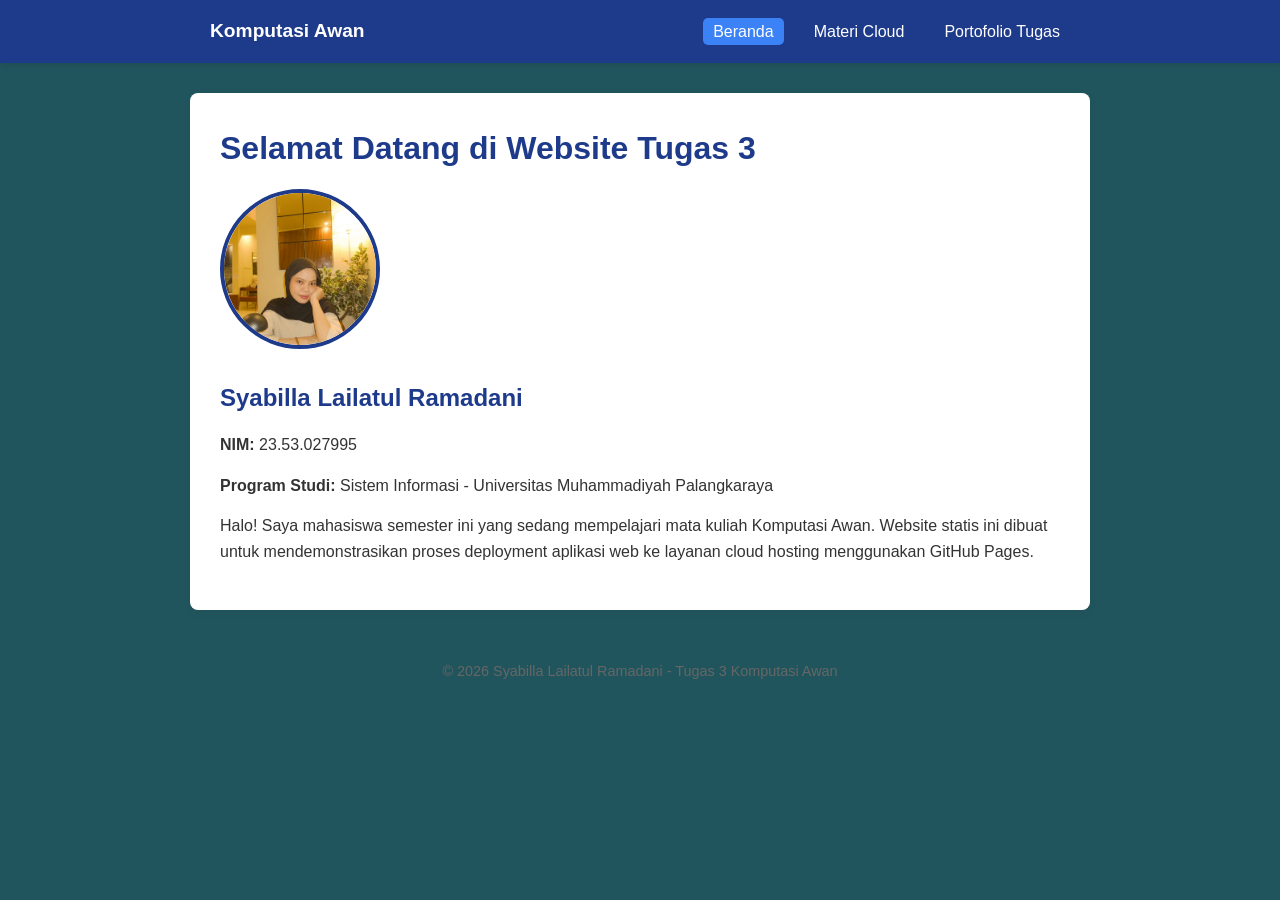
<file: index.html>
<!DOCTYPE html>
<html lang="id">
<head>
    <meta charset="UTF-8">
    <meta name="viewport" content="width=device-width, initial-scale=1.0">
    <title>Beranda - Portofolio Komputasi Awan</title>
    <link rel="stylesheet" href="assets/css/style.css">
</head>
<body>

    <header>
        <nav>
            <div class="logo">Komputasi Awan</div>
            <ul>
                <li><a href="index.html" class="active">Beranda</a></li>
                <li><a href="materi.html">Materi Cloud</a></li>
                <li><a href="portofolio.html">Portofolio Tugas</a></li>
            </ul>
        </nav>
    </header>

    <div class="container">
        <h1>Selamat Datang di Website Tugas 3</h1>
        <div class="profil-box">
            <img src="assets/images/profil.jpeg" alt="Foto Profil Mahasiswa">
            <div>
                <h2>Syabilla Lailatul Ramadani</h2>
                <p><strong>NIM:</strong> 23.53.027995</p>
                <p><strong>Program Studi:</strong> Sistem Informasi - Universitas Muhammadiyah Palangkaraya</p>
                <p>Halo! Saya mahasiswa semester ini yang sedang mempelajari mata kuliah Komputasi Awan. Website statis ini dibuat untuk mendemonstrasikan proses deployment aplikasi web ke layanan cloud hosting menggunakan GitHub Pages.</p>
            </div>
        </div>
    </div>

    <footer>
        <p>&copy; 2026 Syabilla Lailatul Ramadani - Tugas 3 Komputasi Awan</p>
    </footer>

</body>
</html>
</file>
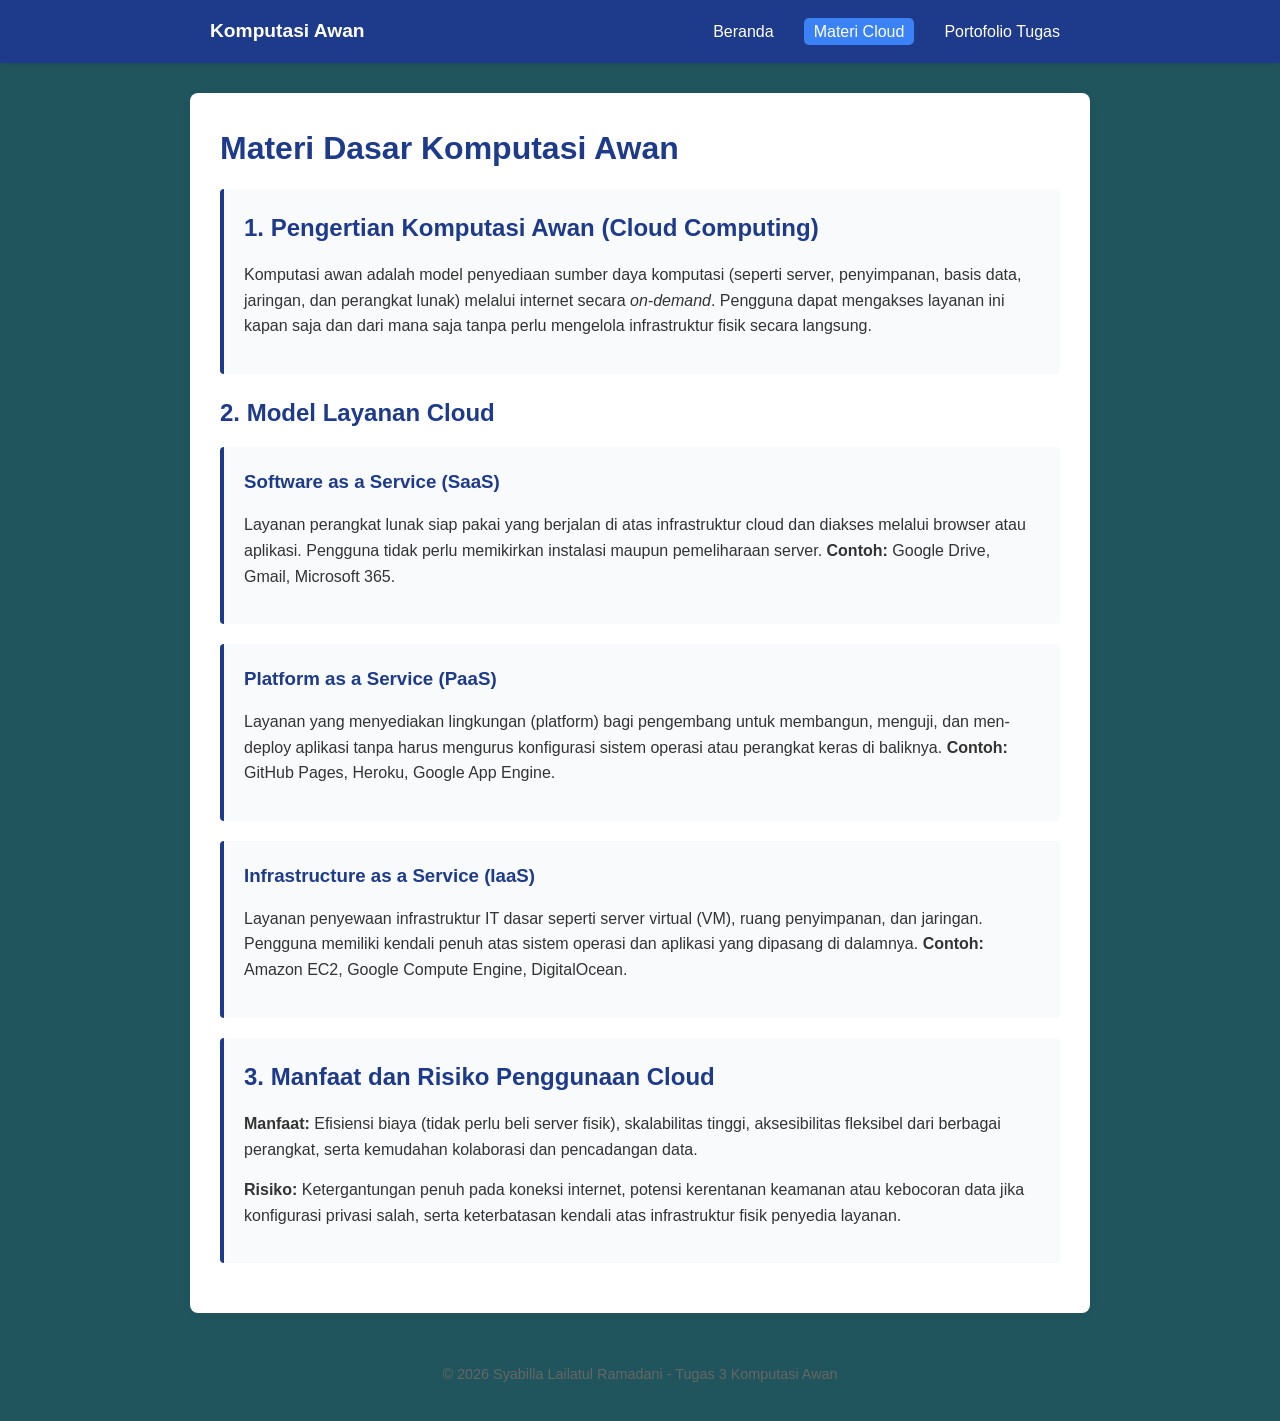
<file: materi.html>
<!DOCTYPE html>
<html lang="id">
<head>
    <meta charset="UTF-8">
    <meta name="viewport" content="width=device-width, initial-scale=1.0">
    <title>Materi Komputasi Awan</title>
    <link rel="stylesheet" href="assets/css/style.css">
</head>
<body>

    <header>
        <nav>
            <div class="logo">Komputasi Awan</div>
            <ul>
                <li><a href="index.html">Beranda</a></li>
                <li><a href="materi.html" class="active">Materi Cloud</a></li>
                <li><a href="portofolio.html">Portofolio Tugas</a></li>
            </ul>
        </nav>
    </header>

    <div class="container">
        <h1>Materi Dasar Komputasi Awan</h1>
        
        <div class="card">
            <h2>1. Pengertian Komputasi Awan (Cloud Computing)</h2>
            <p>Komputasi awan adalah model penyediaan sumber daya komputasi (seperti server, penyimpanan, basis data, jaringan, dan perangkat lunak) melalui internet secara <em>on-demand</em>. Pengguna dapat mengakses layanan ini kapan saja dan dari mana saja tanpa perlu mengelola infrastruktur fisik secara langsung.</p>
        </div>

        <h2>2. Model Layanan Cloud</h2>
        <div class="card">
            <h3>Software as a Service (SaaS)</h3>
            <p>Layanan perangkat lunak siap pakai yang berjalan di atas infrastruktur cloud dan diakses melalui browser atau aplikasi. Pengguna tidak perlu memikirkan instalasi maupun pemeliharaan server. <strong>Contoh:</strong> Google Drive, Gmail, Microsoft 365.</p>
        </div>

        <div class="card">
            <h3>Platform as a Service (PaaS)</h3>
            <p>Layanan yang menyediakan lingkungan (platform) bagi pengembang untuk membangun, menguji, dan men-deploy aplikasi tanpa harus mengurus konfigurasi sistem operasi atau perangkat keras di baliknya. <strong>Contoh:</strong> GitHub Pages, Heroku, Google App Engine.</p>
        </div>

        <div class="card">
            <h3>Infrastructure as a Service (IaaS)</h3>
            <p>Layanan penyewaan infrastruktur IT dasar seperti server virtual (VM), ruang penyimpanan, dan jaringan. Pengguna memiliki kendali penuh atas sistem operasi dan aplikasi yang dipasang di dalamnya. <strong>Contoh:</strong> Amazon EC2, Google Compute Engine, DigitalOcean.</p>
        </div>

        <div class="card">
            <h2>3. Manfaat dan Risiko Penggunaan Cloud</h2>
            <p><strong>Manfaat:</strong> Efisiensi biaya (tidak perlu beli server fisik), skalabilitas tinggi, aksesibilitas fleksibel dari berbagai perangkat, serta kemudahan kolaborasi dan pencadangan data.</p>
            <p><strong>Risiko:</strong> Ketergantungan penuh pada koneksi internet, potensi kerentanan keamanan atau kebocoran data jika konfigurasi privasi salah, serta keterbatasan kendali atas infrastruktur fisik penyedia layanan.</p>
        </div>
    </div>

    <footer>
        <p>&copy; 2026 Syabilla Lailatul Ramadani - Tugas 3 Komputasi Awan</p>
    </footer>

</body>
</html>
</file>
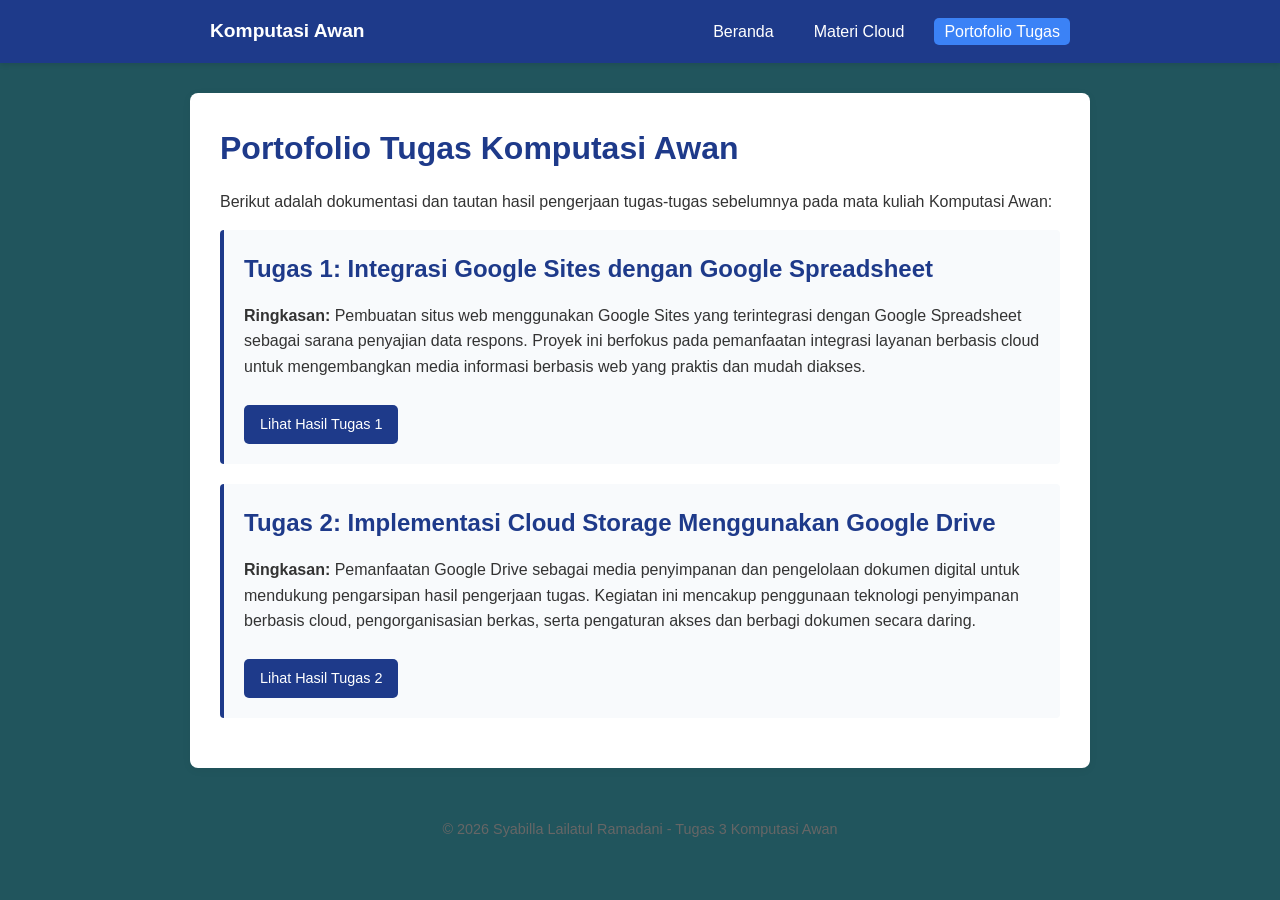
<file: portofolio.html>
<!DOCTYPE html>
<html lang="id">
<head>
    <meta charset="UTF-8">
    <meta name="viewport" content="width=device-width, initial-scale=1.0">
    <title>Portofolio Tugas</title>
    <link rel="stylesheet" href="assets/css/style.css">
</head>
<body>

    <header>
        <nav>
            <div class="logo">Komputasi Awan</div>
            <ul>
                <li><a href="index.html">Beranda</a></li>
                <li><a href="materi.html">Materi Cloud</a></li>
                <li><a href="portofolio.html" class="active">Portofolio Tugas</a></li>
            </ul>
        </nav>
    </header>

    <div class="container">
        <h1>Portofolio Tugas Komputasi Awan</h1>
        <p>Berikut adalah dokumentasi dan tautan hasil pengerjaan tugas-tugas sebelumnya pada mata kuliah Komputasi Awan:</p>

        <div class="card">
            <h2>Tugas 1: Integrasi Google Sites dengan Google Spreadsheet</h2>
            <p><strong>Ringkasan:</strong> Pembuatan situs web menggunakan Google Sites yang terintegrasi dengan Google Spreadsheet sebagai sarana penyajian data respons. Proyek ini berfokus pada pemanfaatan integrasi layanan berbasis cloud untuk mengembangkan media informasi berbasis web yang praktis dan mudah diakses.</p>
            <a href="https://sites.google.com/view/syabilla-komputasi-awan/halaman-muka" target="_blank" class="btn">Lihat Hasil Tugas 1</a>
        </div>

        <div class="card">
            <h2>Tugas 2: Implementasi Cloud Storage Menggunakan Google Drive</h2>
            <p><strong>Ringkasan:</strong> Pemanfaatan Google Drive sebagai media penyimpanan dan pengelolaan dokumen digital untuk mendukung pengarsipan hasil pengerjaan tugas. Kegiatan ini mencakup penggunaan teknologi penyimpanan berbasis cloud, pengorganisasian berkas, serta pengaturan akses dan berbagi dokumen secara daring.</p>
            <a href="https://drive.google.com/drive/folders/1Ow5d66v50NOa7QEUW0Rb86bQxdnSBQNS" target="_blank" class="btn">Lihat Hasil Tugas 2</a>
        </div>
    </div>

    <footer>
        <p>&copy; 2026 Syabilla Lailatul Ramadani - Tugas 3 Komputasi Awan</p>
    </footer>

</body>
</html>
</file>
<file: assets/css/style.css>
/* Reset & Gaya Dasar */
* {
    margin: 0;
    padding: 0;
    box-sizing: border-box;
    font-family: 'Segoe UI', Tahoma, Geneva, Verdana, sans-serif;
}

body {
    background-color: #21555d;
    color: #333;
    line-height: 1.6;
}

/* Navigasi */
header {
    background-color: #1e3a8a; /* Warna Utama (Bisa diubah nanti untuk Versi 2) */
    color: white;
    padding: 1rem 0;
    box-shadow: 0 2px 5px rgba(0,0,0,0.1);
}

nav {
    max-width: 900px;
    margin: 0 auto;
    display: flex;
    justify-content: space-between;
    align-items: center;
    padding: 0 20px;
}

nav .logo {
    font-size: 1.2rem;
    font-weight: bold;
}

nav ul {
    list-style: none;
    display: flex;
    gap: 20px;
}

nav ul li a {
    color: white;
    text-decoration: none;
    font-weight: 500;
    padding: 5px 10px;
    border-radius: 5px;
    transition: background 0.3s;
}

nav ul li a:hover, nav ul li a.active {
    background-color: #3b82f6;
}

/* Kontainer Utama */
.container {
    max-width: 900px;
    margin: 30px auto;
    background: white;
    padding: 30px;
    border-radius: 8px;
    box-shadow: 0 2px 10px rgba(0,0,0,0.05);
}

h1, h2, h3 {
    color: #1e3a8a;
    margin-bottom: 15px;
}

p {
    margin-bottom: 15px;
}

/* Halaman Beranda (Profil) */
.profil-box {
    display: flex;
    align-items: center;
    gap: 30px;
    flex-wrap: wrap;
}

.profil-box img {
    width: 160px;
    height: 160px;
    object-fit: cover;
    border-radius: 50%;
    border: 4px solid #1e3a8a;
}

/* Kartu Materi & Portofolio */
.card {
    background: #f8fafc;
    border-left: 4px solid #1e3a8a;
    padding: 20px;
    margin-bottom: 20px;
    border-radius: 4px;
}

.btn {
    display: inline-block;
    background-color: #1e3a8a;
    color: white;
    padding: 8px 16px;
    text-decoration: none;
    border-radius: 5px;
    margin-top: 10px;
    font-size: 0.9rem;
}

.btn:hover {
    background-color: #2563eb;
}

/* Footer */
footer {
    text-align: center;
    padding: 20px;
    color: #666;
    font-size: 0.9rem;
}
</file>
